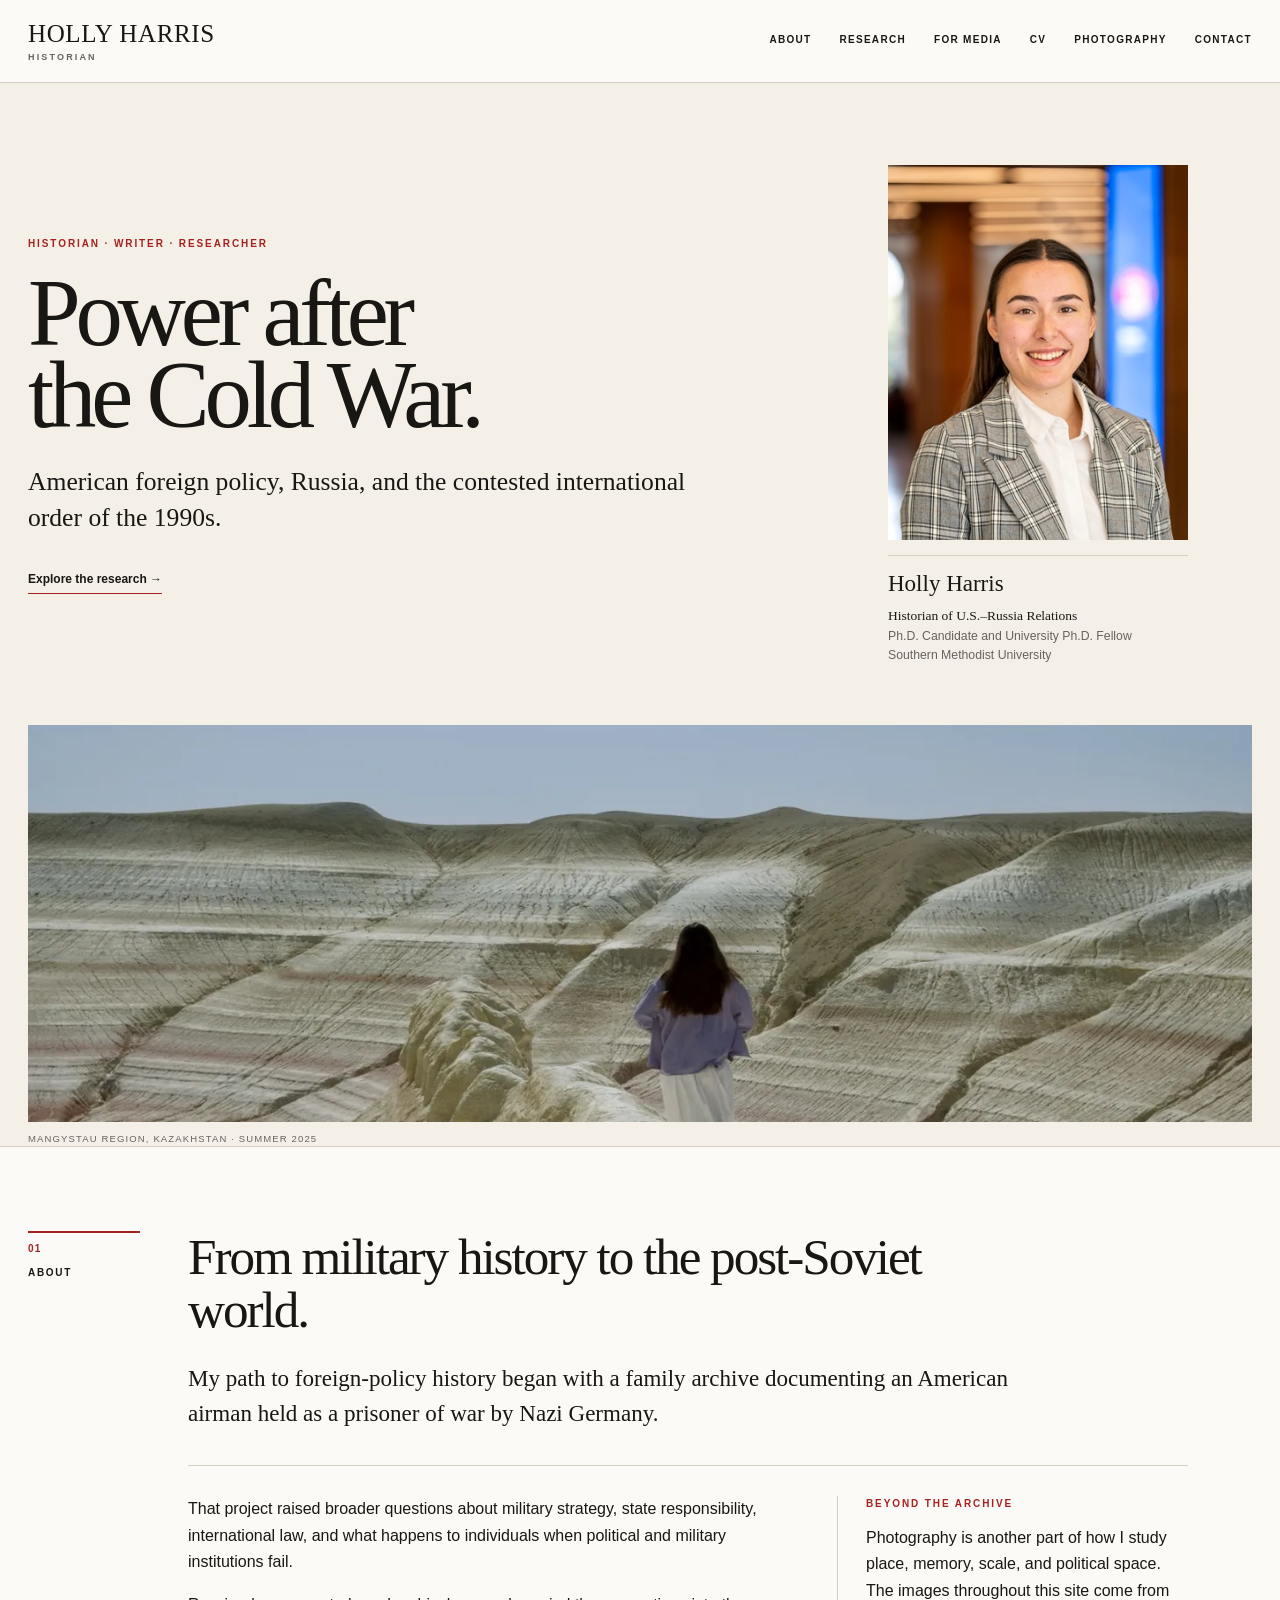
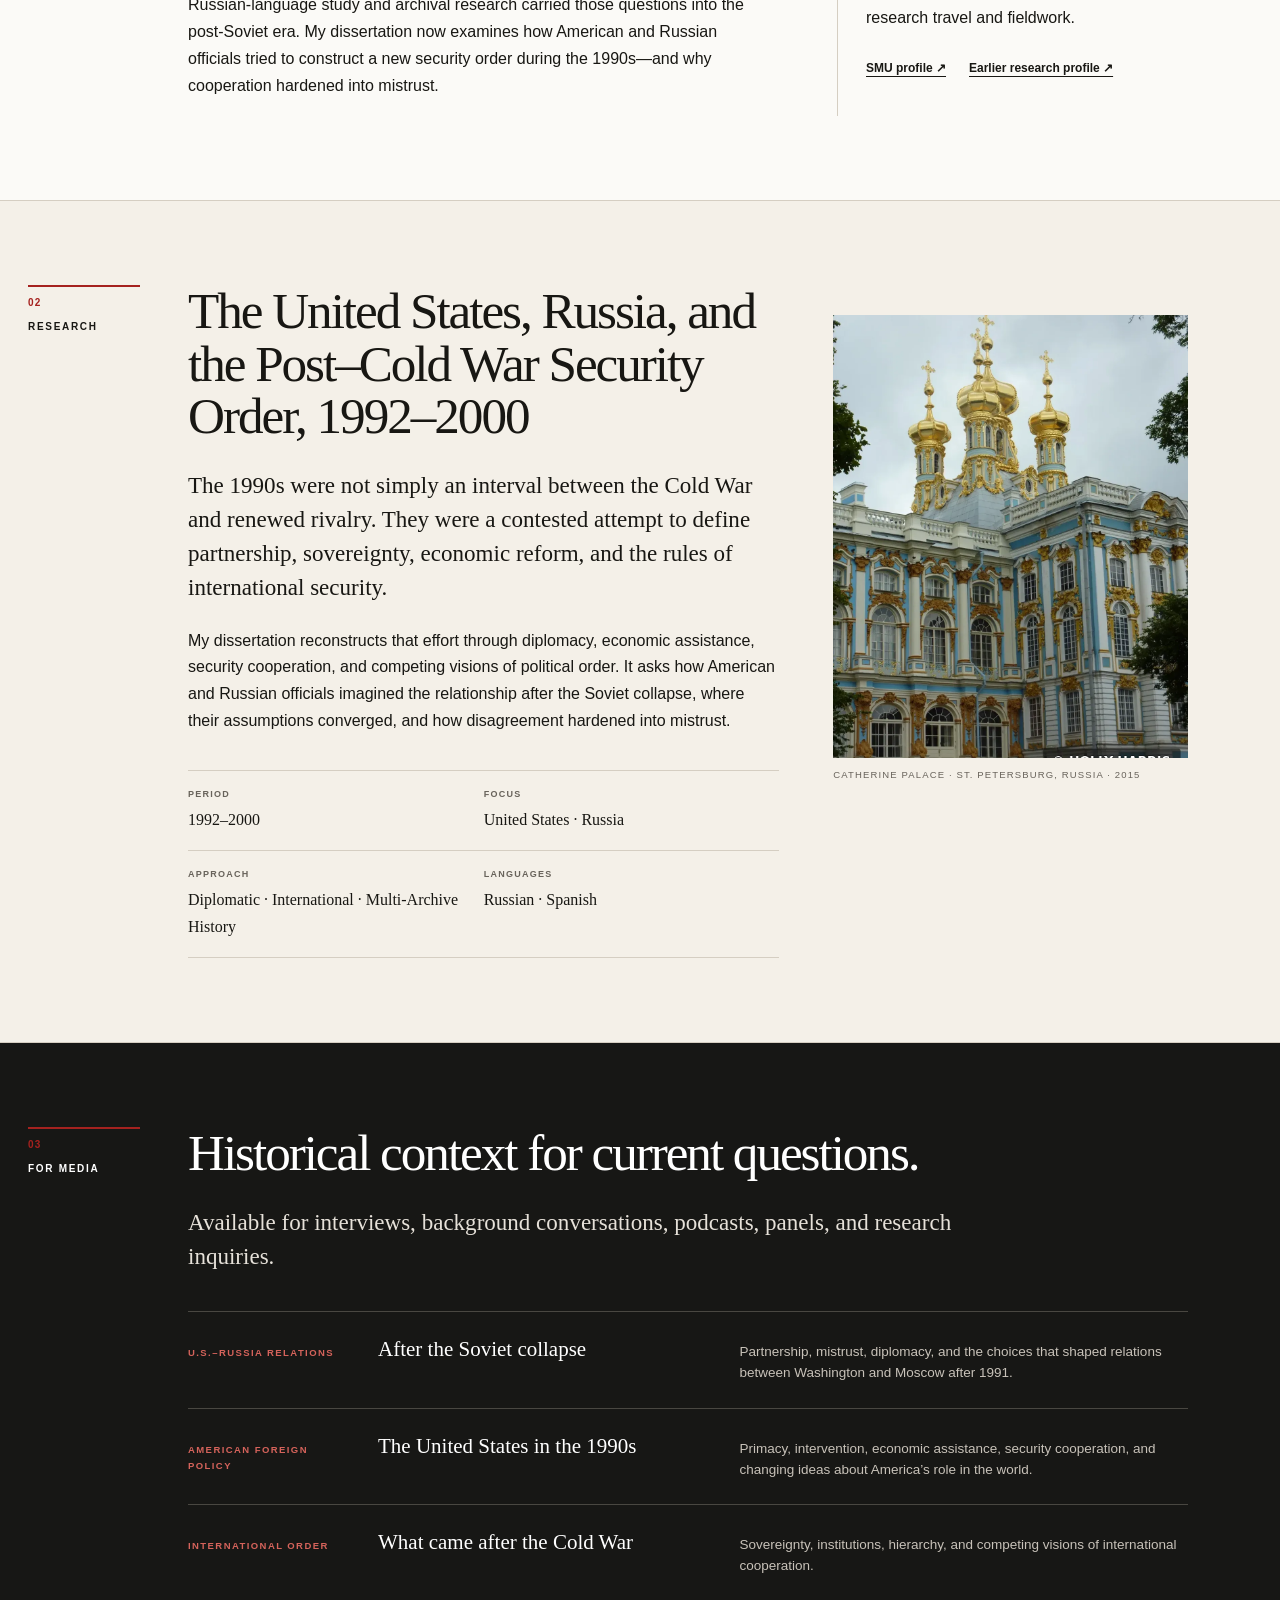
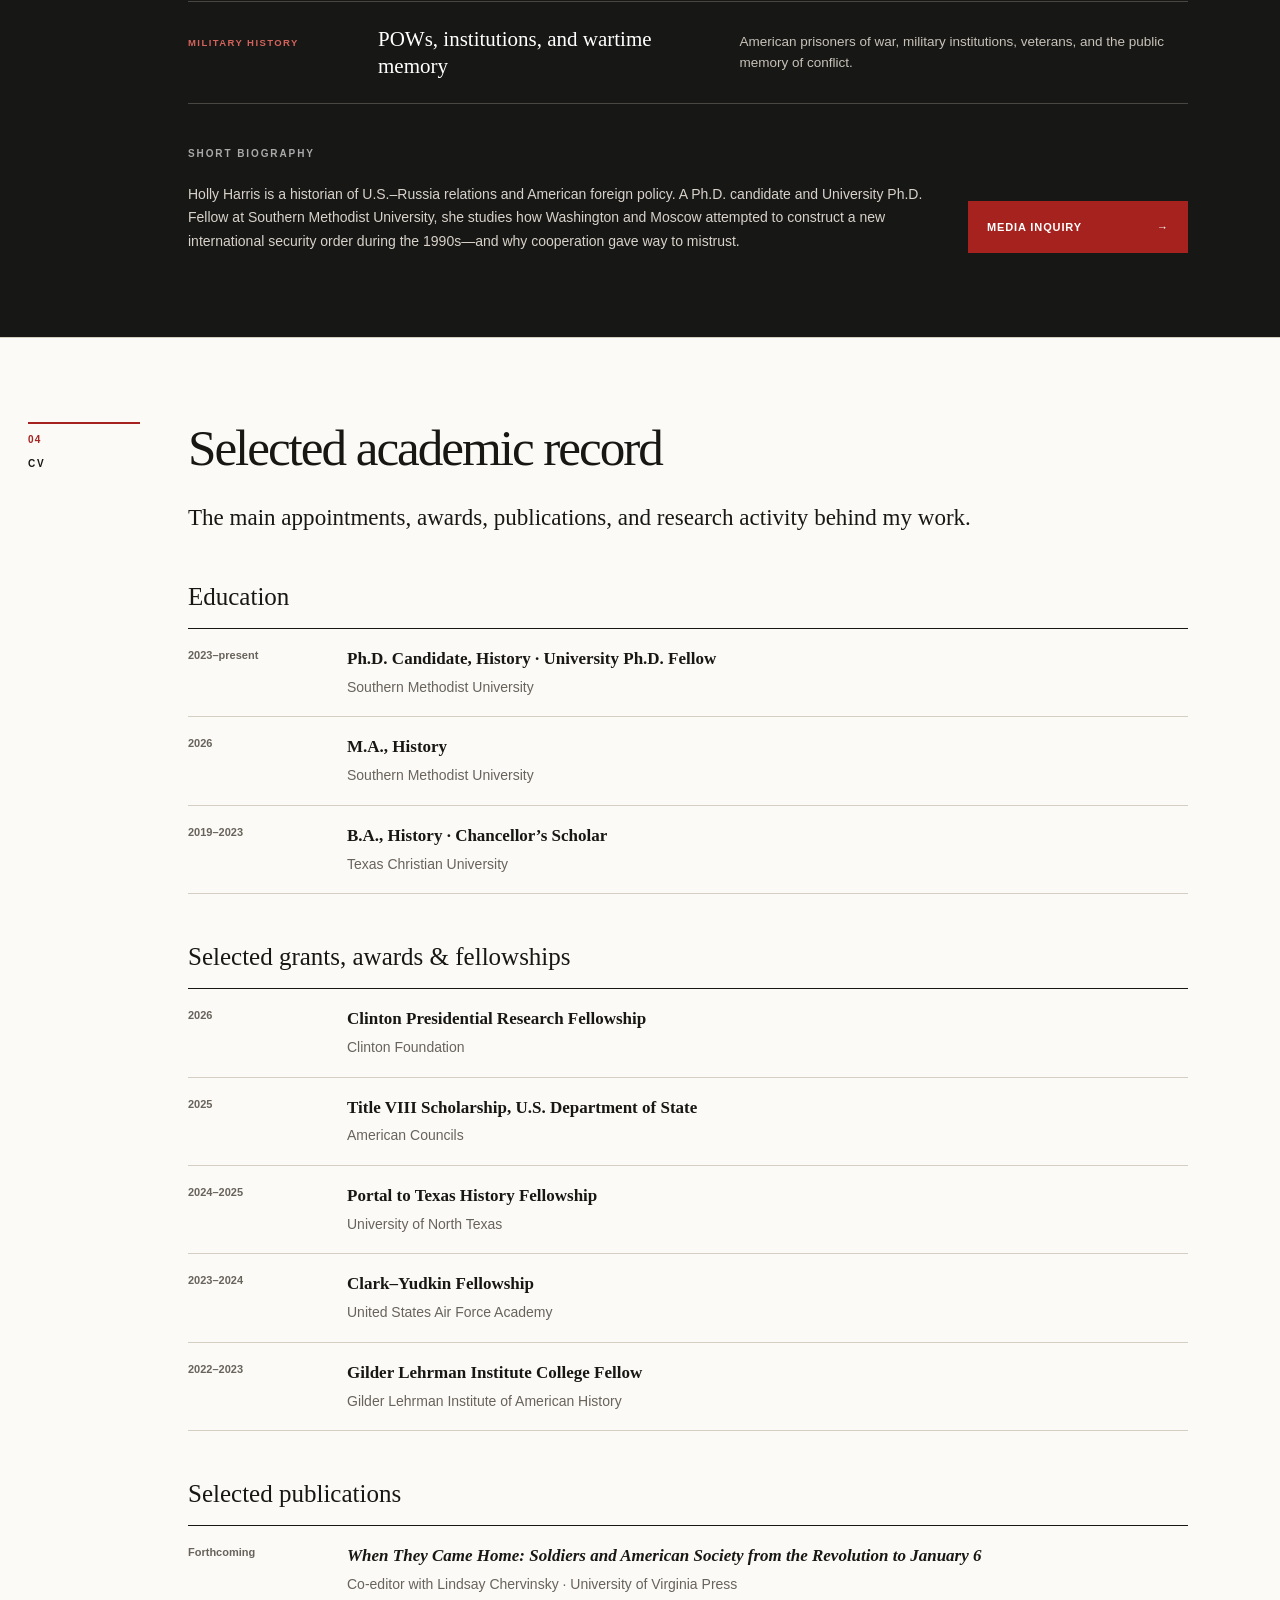
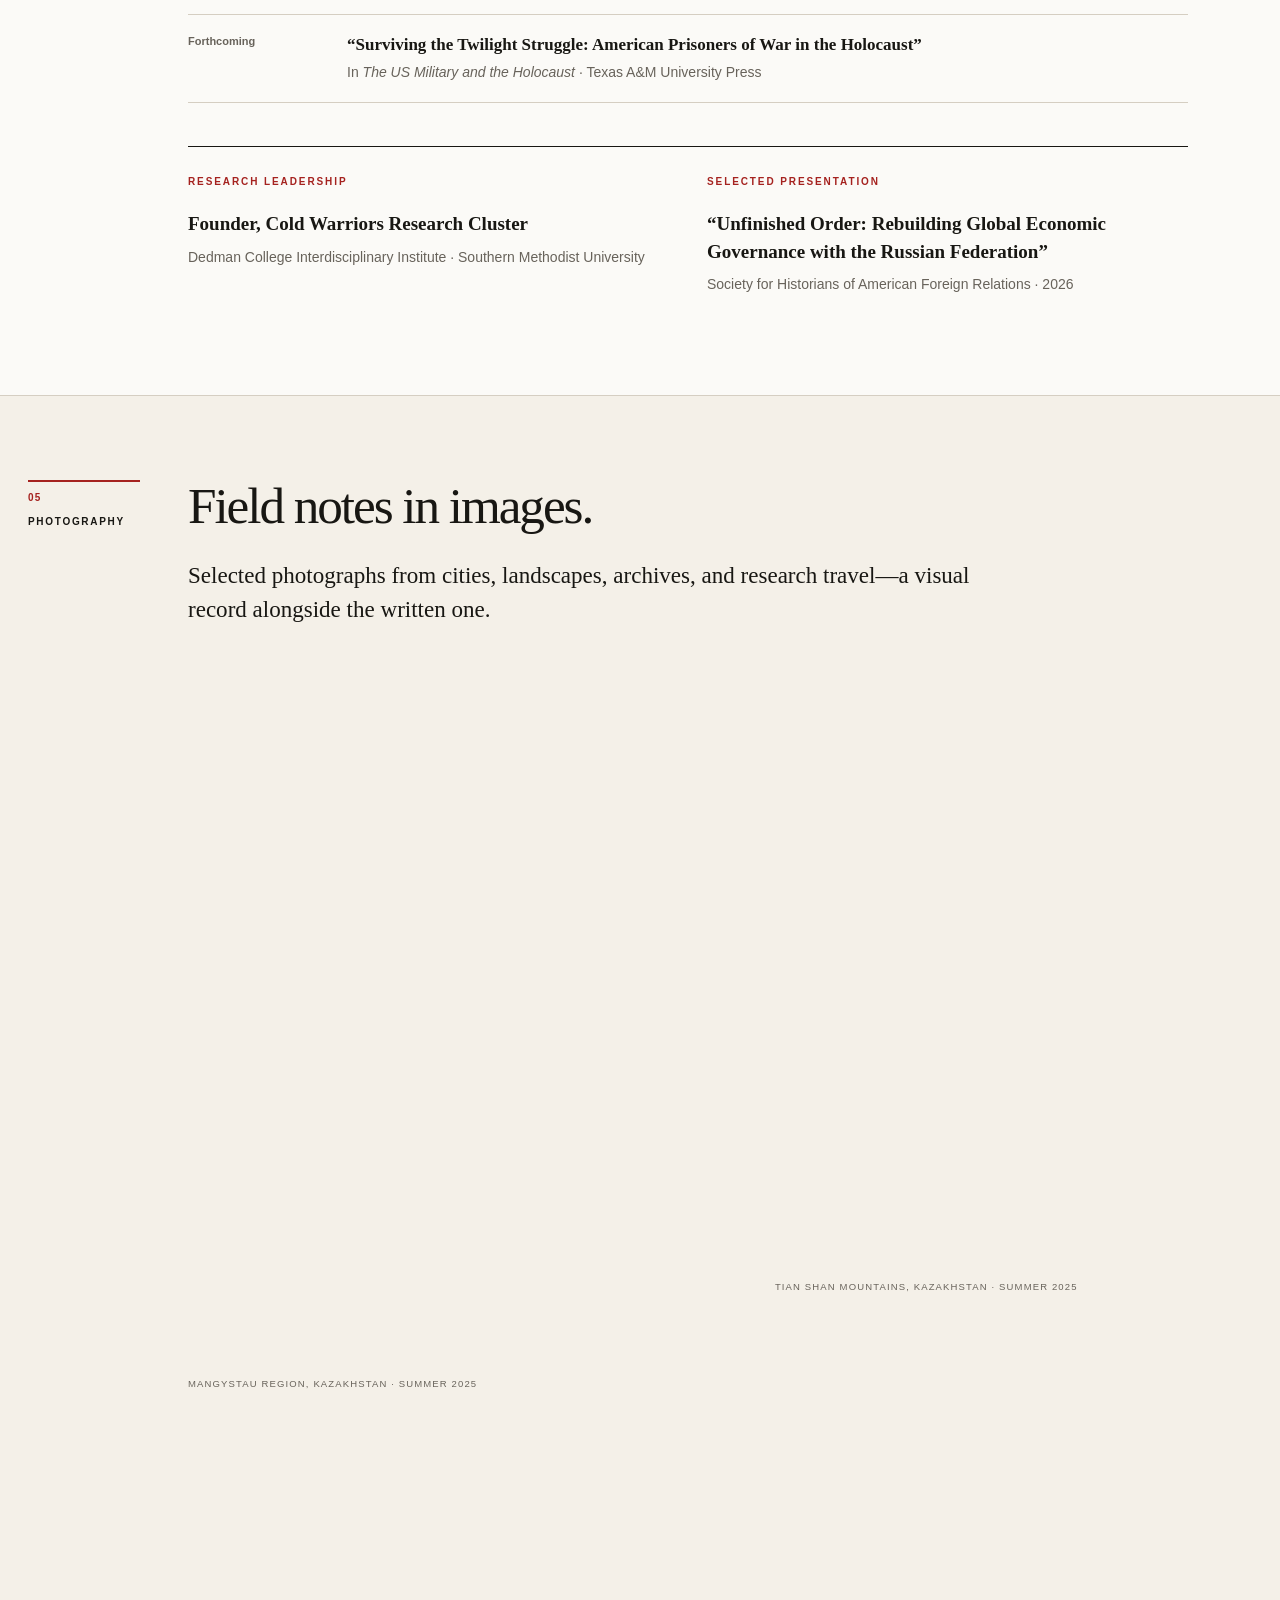
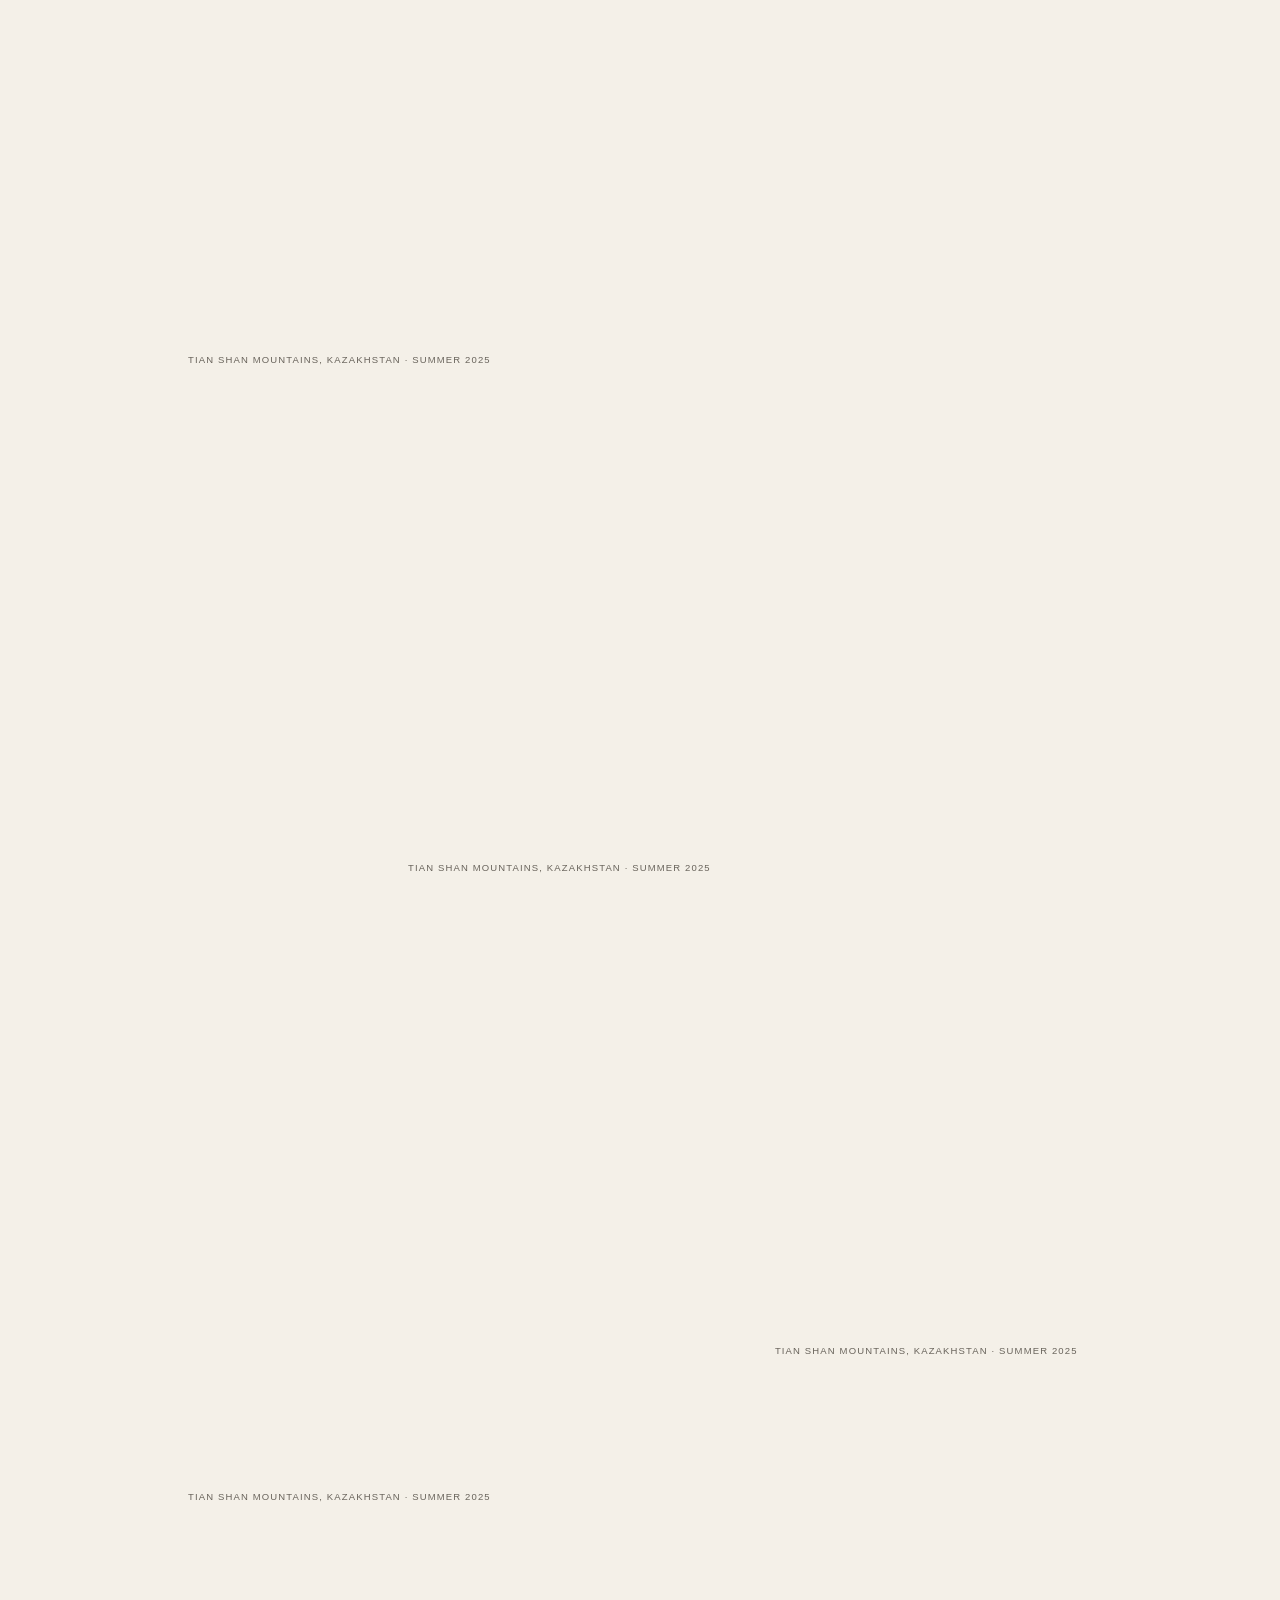
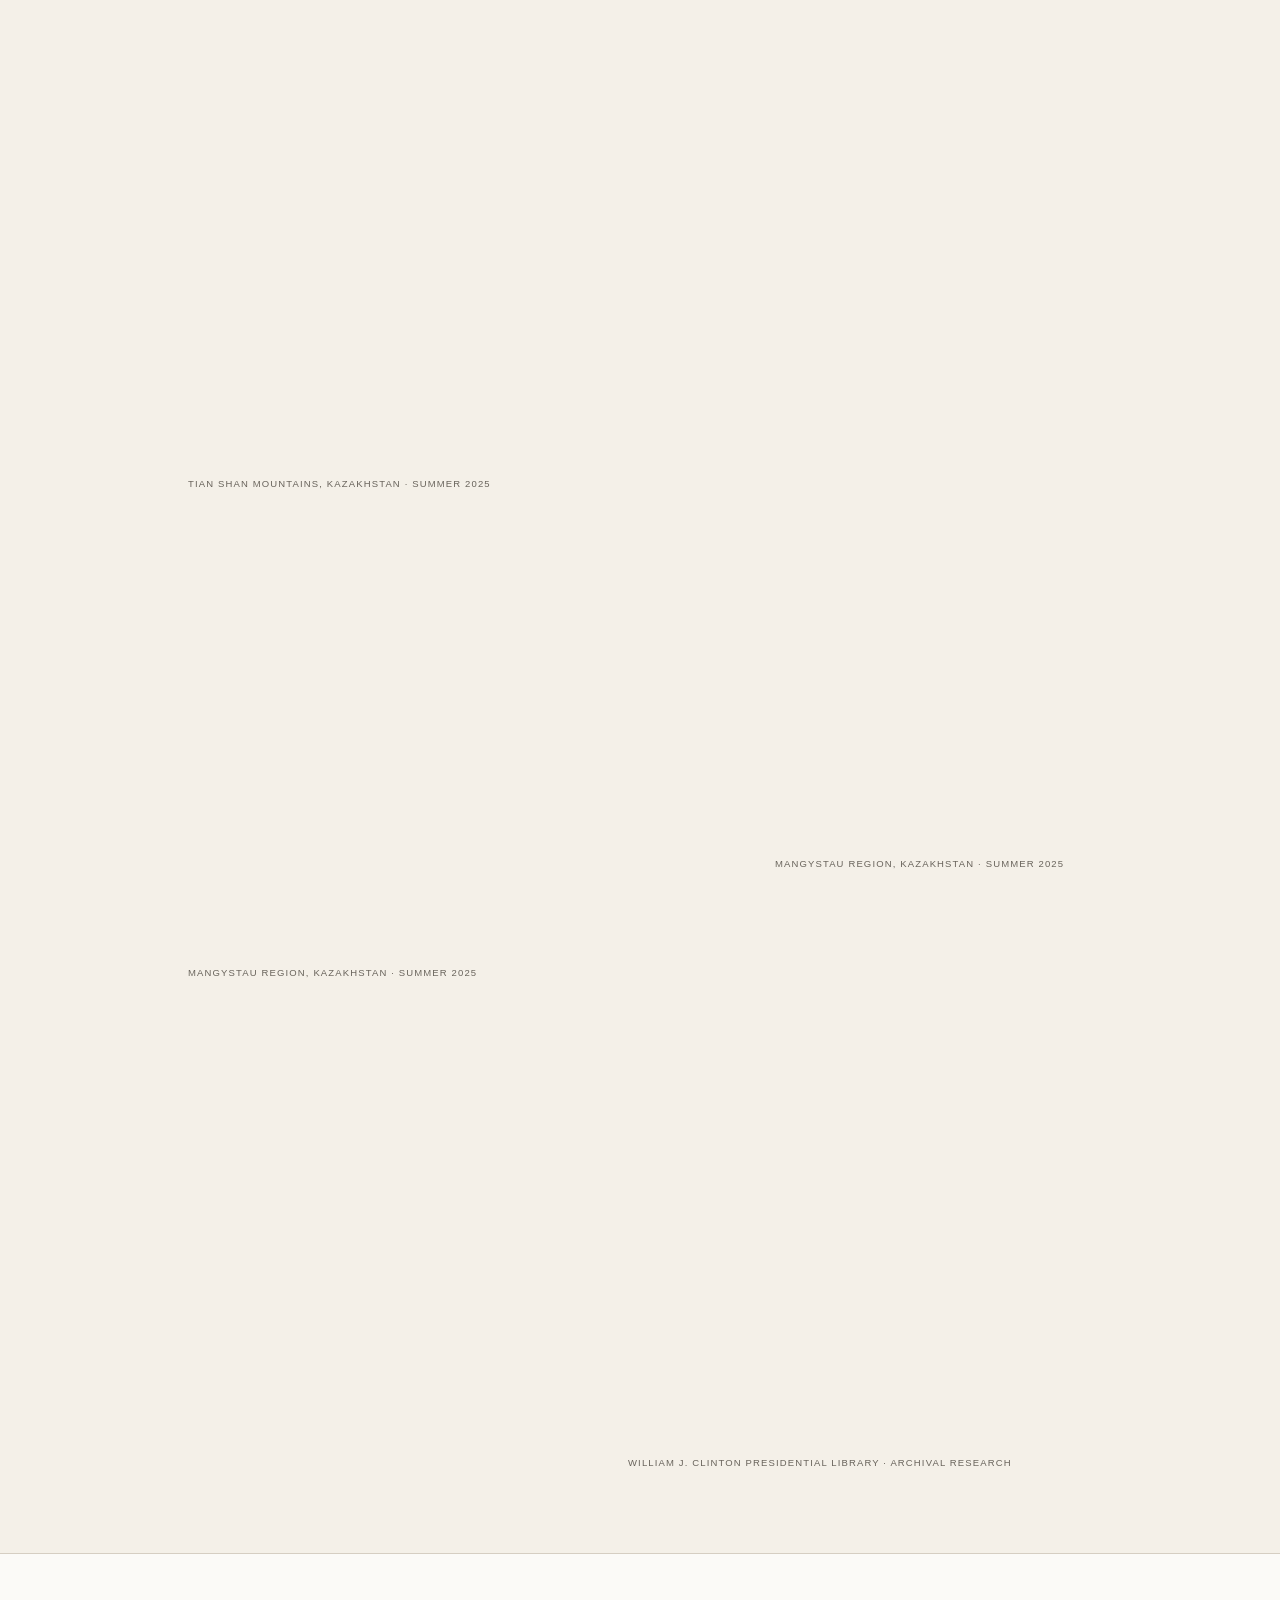
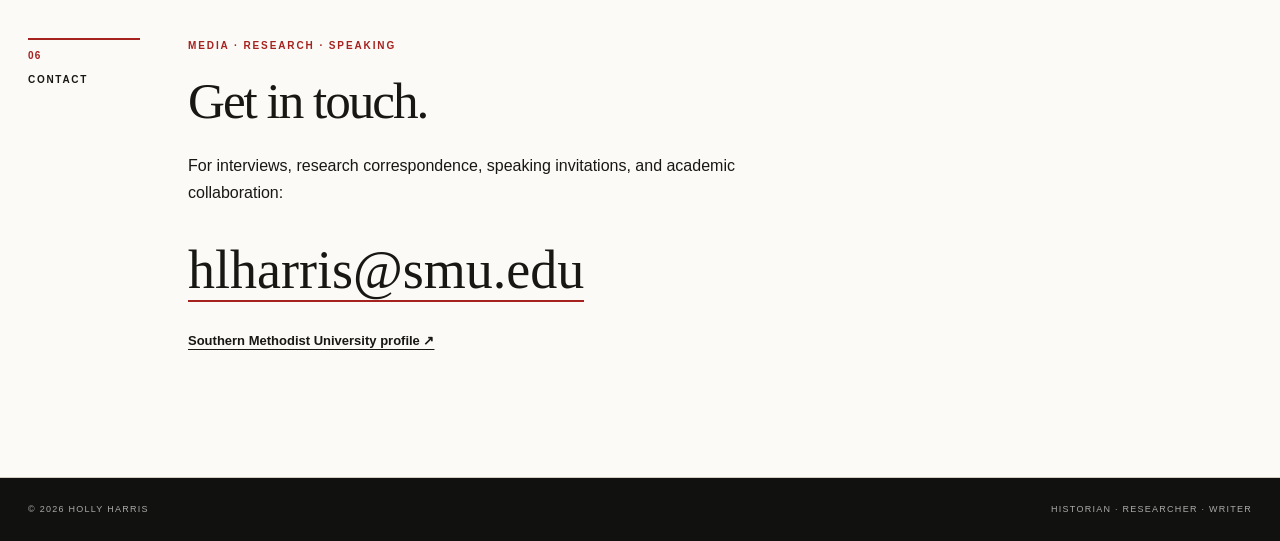
<file: index.html>
<!doctype html>
<html lang="en">
<head>
  <meta charset="utf-8">
  <meta name="viewport" content="width=device-width, initial-scale=1">
  <title>Holly Harris | Diplomatic and Military History</title>
  <meta name="description" content="Holly Harris is a historian, writer, and researcher working in diplomatic and military history, American foreign policy, U.S.–Russia relations, and the post–Cold War international order.">
  <meta name="author" content="Holly Harris">
  <meta name="robots" content="index, follow, max-image-preview:large, max-snippet:-1, max-video-preview:-1">
  <meta name="theme-color" content="#ffffff">
  <meta name="referrer" content="strict-origin-when-cross-origin">
  <meta http-equiv="Content-Security-Policy" content="default-src 'self'; img-src 'self' data:; style-src 'self'; font-src 'self'; script-src 'sha256-59bS2pD4SuNZEk06UdEnBjo2br8+W/eo4EQyEfYz8C0='; connect-src 'none'; object-src 'none'; frame-src 'none'; base-uri 'none'; form-action 'none'; upgrade-insecure-requests">
  <link rel="canonical" href="https://hollyharrishistorian.com/">
  <link rel="icon" href="favicon.svg" type="image/svg+xml">
  <link rel="manifest" href="site.webmanifest">
  <link rel="stylesheet" href="styles.css?v=20260813-4">
  <meta property="og:type" content="profile">
  <meta property="og:title" content="Holly Harris | Diplomatic and Military History">
  <meta property="og:description" content="Historian, writer, and researcher in diplomatic and military history, American foreign policy, and the post–Cold War world.">
  <meta property="og:url" content="https://hollyharrishistorian.com/">
  <meta property="og:image" content="https://hollyharrishistorian.com/images/social/holly-harris-headshot-share-20260813.jpg">
  <meta property="og:image:secure_url" content="https://hollyharrishistorian.com/images/social/holly-harris-headshot-share-20260813.jpg">
  <meta property="og:image:type" content="image/jpeg">
  <meta property="og:image:width" content="1200">
  <meta property="og:image:height" content="630">
  <meta property="og:image:alt" content="Professional portrait of Holly Harris — Diplomatic and Military History">
  <meta property="profile:first_name" content="Holly">
  <meta property="profile:last_name" content="Harris">
  <meta name="twitter:card" content="summary_large_image">
  <meta name="twitter:title" content="Holly Harris | Diplomatic and Military History">
  <meta name="twitter:description" content="Historian, writer, and researcher in diplomatic and military history, American foreign policy, and the post–Cold War world.">
  <meta name="twitter:image" content="https://hollyharrishistorian.com/images/social/holly-harris-headshot-share-20260813.jpg">
  <meta name="twitter:image:alt" content="Professional portrait of Holly Harris — Diplomatic and Military History">
  <script type="application/ld+json">{
    "@context": "https://schema.org",
    "@type": "ProfilePage",
    "@id": "https://hollyharrishistorian.com/#profile",
    "url": "https://hollyharrishistorian.com/",
    "name": "Holly Harris | Diplomatic and Military History",
    "description": "Profile of historian Holly Harris, whose work spans diplomatic and military history, American foreign policy, U.S.–Russia relations, and the post–Cold War international order.",
    "dateModified": "2026-08-13",
    "mainEntity": {
      "@type": "Person",
      "@id": "https://hollyharrishistorian.com/#holly-harris",
      "name": "Holly Harris",
      "givenName": "Holly",
      "familyName": "Harris",
      "url": "https://hollyharrishistorian.com/",
      "image": "https://hollyharrishistorian.com/images/headshot.jpeg",
      "email": "mailto:hlharris@smu.edu",
      "jobTitle": "Historian, Researcher, and Ph.D. Candidate",
      "affiliation": {
        "@type": "CollegeOrUniversity",
        "name": "Southern Methodist University",
        "url": "https://www.smu.edu/"
      },
      "alumniOf": {
        "@type": "CollegeOrUniversity",
        "name": "Texas Christian University",
        "url": "https://www.tcu.edu/"
      },
      "knowsAbout": [
        "U.S.–Russia relations",
        "American foreign policy",
        "Post–Cold War international order",
        "Russian and Soviet history",
        "Military history",
        "American prisoners of war"
      ],
      "knowsLanguage": ["English", "Russian", "Spanish"],
      "sameAs": [
        "https://www.smu.edu/moody/funding/university-phd-fellows/holly-harris"
      ]
    }
  }</script>
</head>
<body>
  <a class="skip-link" href="#main">Skip to content</a>

  <header class="site-header">
    <div class="shell header-row">
      <a class="wordmark" href="#top" aria-label="Holly Harris home"><span class="wordmark-name">Holly Harris</span><span class="wordmark-role">Historian</span></a>
      <nav class="desktop-nav" aria-label="Primary navigation">
        <a href="#about">About</a>
        <a href="#research">Research</a>
        <a href="#media">For Media</a>
        <a href="#cv">CV</a>
        <a href="#photography">Photography</a>
        <a href="#contact">Contact</a>
      </nav>
      <details class="mobile-menu">
        <summary>Menu</summary>
        <nav aria-label="Mobile navigation">
          <a href="#about">About</a><a href="#research">Research</a><a href="#media">For Media</a><a href="#cv">CV</a><a href="#photography">Photography</a><a href="#contact">Contact</a>
        </nav>
      </details>
    </div>
  </header>

  <main id="main">
    <section class="hero hero-option5" id="top" aria-labelledby="hero-title">
      <div class="shell hero-option5-inner">
        <div class="hero-primary">
          <div class="hero-option5-copy">
            <p class="kicker">Historian · Writer · Researcher</p>
            <h1 id="hero-title">Power after<br>the Cold War.</h1>
            <p class="hero-deck">American foreign policy, Russia, and the contested international order of the 1990s.</p>
            <a class="hero-contact" href="#research">Explore the research <span aria-hidden="true">→</span></a>
          </div>

          <aside class="hero-profile" aria-label="Holly Harris professional profile">
            <figure class="author-portrait">
              <img src="images/headshot.jpeg" width="1200" height="1500" alt="Portrait of Holly Harris" fetchpriority="high">
            </figure>
            <div class="hero-profile-copy">
              <strong>Holly Harris</strong>
              <span>Historian of U.S.–Russia Relations</span>
              <span>Ph.D. Candidate and University Ph.D. Fellow</span>
              <span>Southern Methodist University</span>
            </div>
          </aside>
        </div>

        <figure class="hero-landscape">
          <img src="images/about-archive.webp" width="1400" height="933" alt="Holly Harris walking through the landscape in Mangystau, Kazakhstan">
          <figcaption>Mangystau Region, Kazakhstan · Summer 2025</figcaption>
        </figure>
      </div>
    </section>

    <section class="section" id="about" aria-labelledby="about-title">
      <div class="shell section-grid">
        <header class="section-label"><span>01</span><p>About</p></header>
        <div class="section-body about-layout">
          <div class="about-intro">
            <h2 id="about-title">From military history to the post-Soviet world.</h2>
            <p class="lead">My path to foreign-policy history began with a family archive documenting an American airman held as a prisoner of war by Nazi Germany.</p>
          </div>
          <div class="about-columns">
            <div>
              <p>That project raised broader questions about military strategy, state responsibility, international law, and what happens to individuals when political and military institutions fail.</p>
              <p>Russian-language study and archival research carried those questions into the post-Soviet era. My dissertation now examines how American and Russian officials tried to construct a new security order during the 1990s—and why cooperation hardened into mistrust.</p>
            </div>
            <div class="about-note">
              <p class="small-label">Beyond the archive</p>
              <p>Photography is another part of how I study place, memory, scale, and political space. The images throughout this site come from research travel and fieldwork.</p>
              <p class="inline-links"><a href="https://www.smu.edu/moody/funding/university-phd-fellows/holly-harris">SMU profile ↗</a><a href="https://addran.tcu.edu/stories/posts/history-takes-flight.php">Earlier research profile ↗</a></p>
            </div>
          </div>
        </div>
      </div>
    </section>

    <section class="section tint" id="research" aria-labelledby="research-title">
      <div class="shell section-grid">
        <header class="section-label"><span>02</span><p>Research</p></header>
        <div class="section-body">
          <div class="research-editorial">
            <div class="research-copy">
          <h2 id="research-title">The United States, Russia, and the Post–Cold War Security Order, 1992–2000</h2>
          <p class="lead">The 1990s were not simply an interval between the Cold War and renewed rivalry. They were a contested attempt to define partnership, sovereignty, economic reform, and the rules of international security.</p>
          <p>My dissertation reconstructs that effort through diplomacy, economic assistance, security cooperation, and competing visions of political order. It asks how American and Russian officials imagined the relationship after the Soviet collapse, where their assumptions converged, and how disagreement hardened into mistrust.</p>
          <div class="research-facts" aria-label="Research focus">
            <div><span>Period</span><strong>1992–2000</strong></div>
            <div><span>Focus</span><strong>United States · Russia</strong></div>
            <div><span>Approach</span><strong>Diplomatic · International · Multi-Archive History</strong></div>
            <div><span>Languages</span><strong>Russian · Spanish</strong></div>
          </div>
          
        </div>
            <figure class="wide-photo">
            <img src="images/research-city.webp" width="1800" height="1080" alt="Catherine Palace in St. Petersburg, Russia, photographed in 2015" loading="lazy">
            <figcaption>Catherine Palace · St. Petersburg, Russia · 2015</figcaption>
          </figure>
          </div>
        </div>
      </div>
    </section>

    <section class="section dark" id="media" aria-labelledby="media-title">
      <div class="shell section-grid">
        <header class="section-label light"><span>03</span><p>For Media</p></header>
        <div class="section-body">
          <h2 id="media-title">Historical context for current questions.</h2>
          <p class="lead">Available for interviews, background conversations, podcasts, panels, and research inquiries.</p>
          <div class="media-ledger" aria-label="Media expertise">
            <article>
              <p class="media-topic-label">U.S.–Russia Relations</p>
              <h3>After the Soviet collapse</h3>
              <p>Partnership, mistrust, diplomacy, and the choices that shaped relations between Washington and Moscow after 1991.</p>
            </article>
            <article>
              <p class="media-topic-label">American Foreign Policy</p>
              <h3>The United States in the 1990s</h3>
              <p>Primacy, intervention, economic assistance, security cooperation, and changing ideas about America’s role in the world.</p>
            </article>
            <article>
              <p class="media-topic-label">International Order</p>
              <h3>What came after the Cold War</h3>
              <p>Sovereignty, institutions, hierarchy, and competing visions of international cooperation.</p>
            </article>
            <article>
              <p class="media-topic-label">Military History</p>
              <h3>POWs, institutions, and wartime memory</h3>
              <p>American prisoners of war, military institutions, veterans, and the public memory of conflict.</p>
            </article>
          </div>
          <div class="media-contact">
            <div><p class="small-label">Short biography</p><p>Holly Harris is a historian of U.S.–Russia relations and American foreign policy. A Ph.D. candidate and University Ph.D. Fellow at Southern Methodist University, she studies how Washington and Moscow attempted to construct a new international security order during the 1990s—and why cooperation gave way to mistrust.</p></div>
            <a class="media-button" href="mailto:hlharris@smu.edu?subject=Media%20inquiry%20for%20Holly%20Harris&amp;body=Outlet%3A%0ADeadline%3A%0ATopic%3A%0AFormat%3A%0A">Media inquiry <span aria-hidden="true">→</span></a>
          </div>
        </div>
      </div>
    </section>

    <section class="section" id="cv" aria-labelledby="cv-title">
      <div class="shell section-grid">
        <header class="section-label"><span>04</span><p>CV</p></header>
        <div class="section-body">
          <h2 id="cv-title">Selected academic record</h2>
          <p class="lead">The main appointments, awards, publications, and research activity behind my work.</p>

          <div class="cv-block">
            <h3>Education</h3>
            <div class="cv-row"><span>2023–present</span><div><strong>Ph.D. Candidate, History · University Ph.D. Fellow</strong><p>Southern Methodist University</p></div></div>
            <div class="cv-row"><span>2026</span><div><strong>M.A., History</strong><p>Southern Methodist University</p></div></div>
            <div class="cv-row"><span>2019–2023</span><div><strong>B.A., History · Chancellor’s Scholar</strong><p>Texas Christian University</p></div></div>
          </div>

          <div class="cv-block">
            <h3>Selected grants, awards &amp; fellowships</h3>
            <div class="cv-row"><span>2026</span><div><strong>Clinton Presidential Research Fellowship</strong><p>Clinton Foundation</p></div></div>
            <div class="cv-row"><span>2025</span><div><strong>Title VIII Scholarship, U.S. Department of State</strong><p>American Councils</p></div></div>
            <div class="cv-row"><span>2024–2025</span><div><strong>Portal to Texas History Fellowship</strong><p>University of North Texas</p></div></div>
            <div class="cv-row"><span>2023–2024</span><div><strong>Clark–Yudkin Fellowship</strong><p>United States Air Force Academy</p></div></div>
            <div class="cv-row"><span>2022–2023</span><div><strong>Gilder Lehrman Institute College Fellow</strong><p>Gilder Lehrman Institute of American History</p></div></div>
          </div>

          <div class="cv-block">
            <h3>Selected publications</h3>
            <div class="cv-row"><span>Forthcoming</span><div><strong><cite>When They Came Home: Soldiers and American Society from the Revolution to January 6</cite></strong><p>Co-editor with Lindsay Chervinsky · University of Virginia Press</p></div></div>
            <div class="cv-row"><span>Forthcoming</span><div><strong>“Surviving the Twilight Struggle: American Prisoners of War in the Holocaust”</strong><p>In <cite>The US Military and the Holocaust</cite> · Texas A&amp;M University Press</p></div></div>
          </div>

          <div class="cv-columns">
            <div><p class="small-label">Research leadership</p><strong>Founder, Cold Warriors Research Cluster</strong><p>Dedman College Interdisciplinary Institute · Southern Methodist University</p></div>
            <div><p class="small-label">Selected presentation</p><strong>“Unfinished Order: Rebuilding Global Economic Governance with the Russian Federation”</strong><p>Society for Historians of American Foreign Relations · 2026</p></div>
          </div>
        </div>
      </div>
    </section>

    <section class="section tint" id="photography" aria-labelledby="photography-title">
      <div class="shell section-grid">
        <header class="section-label"><span>05</span><p>Photography</p></header>
        <div class="section-body">
          <h2 id="photography-title">Field notes in images.</h2>
          <p class="lead">Selected photographs from cities, landscapes, archives, and research travel—a visual record alongside the written one.</p>
          <div class="gallery">
            <figure class="photo photo-city">
              <img src="images/photography/city-01.webp" width="1600" height="1067" alt="Architectural detail photographed in Mangystau, Kazakhstan" loading="lazy">
              <figcaption>Mangystau Region, Kazakhstan · Summer 2025</figcaption>
            </figure>

            <figure class="photo photo-camera">
              <img src="images/photography/camera-01.webp" width="1200" height="1500" alt="Holly Harris holding a camera in the Tian Shan Mountains of Kazakhstan" loading="lazy">
              <figcaption>Tian Shan Mountains, Kazakhstan · Summer 2025</figcaption>
            </figure>

            <figure class="photo photo-wide">
              <img src="images/photography/landscape-01.webp" width="1600" height="1067" alt="Mountain landscape and yurt in the Tian Shan Mountains of Kazakhstan" loading="lazy">
              <figcaption>Tian Shan Mountains, Kazakhstan · Summer 2025</figcaption>
            </figure>

            <figure class="photo photo-wide">
              <img src="images/photography/landscape-02.webp" width="1600" height="1067" alt="Two people overlooking green mountain valleys in the Tian Shan Mountains of Kazakhstan" loading="lazy">
              <figcaption>Tian Shan Mountains, Kazakhstan · Summer 2025</figcaption>
            </figure>

            <figure class="photo photo-square">
              <img src="images/photography/landscape-03.webp" width="1600" height="1067" alt="Horse rider in a mountain valley in the Tian Shan Mountains of Kazakhstan" loading="lazy">
              <figcaption>Tian Shan Mountains, Kazakhstan · Summer 2025</figcaption>
            </figure>

            <figure class="photo photo-square">
              <img src="images/photography/landscape-04.webp" width="1600" height="1600" alt="Yurt beneath mountain ridges in the Tian Shan Mountains of Kazakhstan" loading="lazy">
              <figcaption>Tian Shan Mountains, Kazakhstan · Summer 2025</figcaption>
            </figure>

            <figure class="photo photo-wide">
              <img src="images/photography/landscape-05.webp" width="1600" height="1067" alt="Rolling green hills beneath the Tian Shan Mountains of Kazakhstan" loading="lazy">
              <figcaption>Tian Shan Mountains, Kazakhstan · Summer 2025</figcaption>
            </figure>

            <figure class="photo photo-mangystau">
              <img src="images/photography/mangystau-01.webp" width="1600" height="1067" alt="Layered desert formations in Mangystau, Kazakhstan" loading="lazy">
              <figcaption>Mangystau Region, Kazakhstan · Summer 2025</figcaption>
            </figure>

            <figure class="photo photo-mangystau">
              <img src="images/photography/mangystau-02.webp" width="1600" height="1067" alt="Weathered rock formations in Mangystau, Kazakhstan" loading="lazy">
              <figcaption>Mangystau Region, Kazakhstan · Summer 2025</figcaption>
            </figure>

            <figure class="photo photo-archive">
              <img src="images/photography/archive-01.webp" width="1600" height="1067" alt="Archival research boxes at the William J. Clinton Presidential Library" loading="lazy">
              <figcaption>William J. Clinton Presidential Library · Archival research</figcaption>
            </figure>
          </div>
        </div>
      </div>
    </section>

    <section class="section contact-section" id="contact" aria-labelledby="contact-title">
      <div class="shell section-grid">
        <header class="section-label"><span>06</span><p>Contact</p></header>
        <div class="section-body contact-body">
          <p class="kicker">Media · research · speaking</p>
          <h2 id="contact-title">Get in touch.</h2>
          <p>For interviews, research correspondence, speaking invitations, and academic collaboration:</p>
          <a class="email-link" href="mailto:hlharris@smu.edu">hlharris@smu.edu</a>
          <p class="contact-links"><a href="https://www.smu.edu/moody/funding/university-phd-fellows/holly-harris">Southern Methodist University profile ↗</a></p>
        </div>
      </div>
    </section>
  </main>

  <footer class="site-footer"><div class="shell"><span>© 2026 Holly Harris</span><span>Historian · Researcher · Writer</span></div></footer>
</body>
</html>
</file>
<file: styles.css>
:root{
  --paper:#f4f0e8;
  --paper-2:#fbfaf7;
  --ink:#181713;
  --muted:#68635b;
  --line:#d5cec2;
  --red:#a5221f;
  --dark:#171715;
  --shell:1240px;
  --serif:Georgia,"Times New Roman",serif;
  --sans:Arial,Helvetica,sans-serif
}
*{box-sizing:border-box}
html{scroll-behavior:smooth;scroll-padding-top:86px}
body{margin:0;background:var(--paper-2);color:var(--ink);font-family:var(--sans);font-size:16px;line-height:1.68;-webkit-font-smoothing:antialiased}
img{display:block;max-width:100%;height:auto}
a{color:inherit;text-underline-offset:4px}
h1,h2,h3,p{margin-top:0}
h1,h2,h3{font-family:var(--serif)}
.shell{width:min(var(--shell),calc(100% - 56px));margin:0 auto}
.skip-link{position:absolute;left:12px;top:-100px;background:#fff;padding:10px 14px;z-index:100}
.skip-link:focus{top:12px}

/* Header */
.site-header{position:sticky;top:0;z-index:30;background:rgba(251,250,247,.97);border-bottom:1px solid var(--line);backdrop-filter:blur(12px)}
.header-row{min-height:82px;display:flex;align-items:center;justify-content:space-between;gap:30px}
.wordmark{display:flex;flex-direction:column;text-decoration:none;line-height:1}
.wordmark-name{font:400 25px/1 var(--serif);letter-spacing:.025em;text-transform:uppercase}
.wordmark-role{margin-top:7px;font-size:9px;font-weight:700;letter-spacing:.24em;text-transform:uppercase;color:var(--muted)}
.desktop-nav{display:flex;gap:28px;font-size:10px;font-weight:700;letter-spacing:.13em;text-transform:uppercase}
.desktop-nav a{text-decoration:none;padding:8px 0;border-bottom:1px solid transparent}
.desktop-nav a:hover,.desktop-nav a:focus-visible{color:var(--red);border-color:var(--red)}
.mobile-menu{display:none}

/* Hero: large editorial type + restrained portrait + cinematic transition image */
.hero-option5{background:var(--paper);border-bottom:1px solid var(--line)}
.hero-option5-inner{padding:82px 0 0}
.hero-primary{display:grid;grid-template-columns:minmax(0,1fr) 230px;gap:78px;align-items:end;max-width:1060px}
.hero-option5-copy{padding:0}
.kicker,.small-label{margin:0 0 20px;color:var(--red);font-size:10px;font-weight:800;letter-spacing:.19em;text-transform:uppercase}
.hero-option5 h1{max-width:790px;margin:0 0 28px;font-size:clamp(76px,7.4vw,112px);font-weight:400;line-height:.86;letter-spacing:-.055em}
.hero-deck{max-width:680px;margin:0 0 29px;font:400 clamp(23px,2vw,30px)/1.4 var(--serif)}
.hero-contact{display:inline-block;width:max-content;padding-bottom:4px;border-bottom:1px solid var(--red);font-size:12px;font-weight:800;text-decoration:none}
.hero-profile{width:230px;align-self:end}
.author-portrait{margin:0}
.author-portrait img{width:100%;aspect-ratio:4/5;object-fit:cover;object-position:center 31%}
.hero-profile-copy{padding-top:13px;border-top:1px solid var(--line);margin-top:13px}
.hero-profile-copy strong{display:block;margin-bottom:5px;font:400 19px/1.2 var(--serif)}
.hero-profile-copy span{display:block;color:var(--muted);font-size:10.5px;line-height:1.55}
.hero-landscape{margin:60px 0 0}
.hero-landscape img{width:100%;height:clamp(315px,31vw,450px);object-fit:cover;object-position:center 55%}
.hero-landscape figcaption,.editorial-photo figcaption,.wide-photo figcaption,.gallery figcaption{margin-top:10px;color:var(--muted);font-size:9.5px;line-height:1.45;letter-spacing:.12em;text-transform:uppercase}

/* Shared sections */
.section{padding:84px 0;border-bottom:1px solid var(--line);background:var(--paper-2)}
.tint{background:var(--paper)}
.dark{background:var(--dark);color:#fff}
.section-grid{display:grid;grid-template-columns:112px minmax(0,1fr);gap:48px}
.section-label{align-self:start;padding-top:8px;border-top:2px solid var(--red)}
.section-label span{display:block;color:var(--red);font-size:10px;font-weight:800;letter-spacing:.12em}
.section-label p{margin:7px 0 0;font-size:10px;font-weight:800;letter-spacing:.17em;text-transform:uppercase}
.section-label.light p{color:#fff}
.section-body{max-width:1000px}
h2{max-width:880px;margin:0 0 25px;font-size:clamp(38px,4vw,55px);font-weight:400;line-height:1.03;letter-spacing:-.04em}
.lead{max-width:820px;font:400 clamp(20px,1.8vw,25px)/1.48 var(--serif)}
.inline-links{display:flex;gap:23px;flex-wrap:wrap;margin-top:26px;font-size:12px;font-weight:700}

/* About: text-first and easy to scan */
.about-layout{display:block}
.about-intro{max-width:860px}
.about-columns{display:grid;grid-template-columns:minmax(0,1.25fr) minmax(260px,.75fr);gap:64px;margin-top:35px;padding-top:30px;border-top:1px solid var(--line)}
.about-columns p{max-width:700px}
.about-note{padding-left:28px;border-left:1px solid var(--line)}
.about-note .small-label{margin-bottom:12px}

/* Research */
.research-editorial{display:grid;grid-template-columns:minmax(0,1.25fr) minmax(310px,.75fr);gap:54px;align-items:start}
.research-copy{min-width:0}
.wide-photo{width:100%;margin:30px 0 0}
.wide-photo img{width:100%;aspect-ratio:4/5;object-fit:cover;object-position:center 36%}
.research-facts{display:grid;grid-template-columns:1fr 1fr;margin-top:35px;border-top:1px solid var(--line)}
.research-facts div{padding:16px 14px 16px 0;border-bottom:1px solid var(--line)}
.research-facts span{display:block;margin-bottom:5px;color:var(--muted);font-size:9px;font-weight:800;letter-spacing:.14em;text-transform:uppercase}
.research-facts strong{font:400 16px/1.4 var(--serif)}

/* For Media — preserve Option 5 ledger */
.dark .lead{color:#e6e1d9}
.media-ledger{margin-top:38px;border-top:1px solid #494741}
.media-ledger article{display:grid;grid-template-columns:165px minmax(215px,.75fr) minmax(270px,1fr);gap:25px;align-items:baseline;padding:24px 0;border-bottom:1px solid #494741}
.media-topic-label{margin:0;color:#d5635b;font-size:9.5px;font-weight:800;letter-spacing:.15em;text-transform:uppercase}
.media-ledger h3{margin:0;font-size:21px;font-weight:400;line-height:1.25}
.media-ledger article>p:last-child{margin:0;color:#c8c2b9;font-size:13.5px;line-height:1.55}
.media-contact{display:grid;grid-template-columns:1fr 220px;gap:45px;align-items:end;margin-top:42px}
.dark .small-label{color:#aaa}
.media-contact>div>p:last-child{margin-bottom:0;color:#d8d2ca;font-size:14px}
.media-button{display:flex;justify-content:space-between;background:var(--red);color:#fff;padding:17px 19px;font-size:11px;font-weight:800;letter-spacing:.08em;text-decoration:none;text-transform:uppercase}

/* CV */
.cv-block{margin-top:42px}
.cv-block>h3{margin:0;padding-bottom:10px;border-bottom:1px solid var(--ink);font-size:25px;font-weight:400}
.cv-row{display:grid;grid-template-columns:135px 1fr;gap:24px;padding:17px 0;border-bottom:1px solid var(--line)}
.cv-row>span{color:var(--muted);font-size:11px;font-weight:800}
.cv-row strong{font:600 17px/1.42 var(--serif)}
.cv-row p{margin:3px 0 0;color:var(--muted);font-size:14px}
.cv-columns{display:grid;grid-template-columns:1fr 1fr;gap:38px;margin-top:43px;padding-top:27px;border-top:1px solid var(--ink)}
.cv-columns strong{font:600 19px/1.4 var(--serif)}
.cv-columns p:last-child{margin-top:7px;color:var(--muted);font-size:14px}

/* Photography */
.gallery{display:grid;grid-template-columns:1.15fr .85fr;gap:46px 28px;align-items:start;margin-top:42px}
.gallery figure{margin:0}
.gallery img{width:100%;object-fit:cover;filter:saturate(.9) contrast(1.015)}
.photo-city img,.photo-camera img{aspect-ratio:4/5}
.photo-camera{margin-top:86px!important}
.photo-camera img{object-position:center 38%}
.photo-wide{grid-column:1/-1}
.photo-wide img{aspect-ratio:16/9}
.photo-wide:nth-of-type(3){width:90%}
.photo-wide:nth-of-type(4){width:78%;margin-left:auto}
.photo-wide:nth-of-type(7){width:92%}
.photo-square img{aspect-ratio:1/1}
.photo-mangystau img{aspect-ratio:4/3}
.photo-archive{grid-column:1/-1;width:min(56%,620px);margin-left:auto!important}
.photo-archive img{aspect-ratio:4/3}

/* Contact/footer */
.contact-section{padding-bottom:112px}
.contact-body p:not(.kicker){max-width:620px}
.email-link{display:inline-block;margin:18px 0 28px;border-bottom:2px solid var(--red);font:400 clamp(32px,4.5vw,54px)/1.1 var(--serif);text-decoration:none}
.contact-links{font-size:13px;font-weight:700}
.site-footer{background:#11110f;color:#aaa;padding:24px 0;font-size:9px;letter-spacing:.14em;text-transform:uppercase}
.site-footer .shell{display:flex;justify-content:space-between;gap:20px}

@media(max-width:980px){
  .desktop-nav{display:none}
  .mobile-menu{display:block;position:relative}
  .mobile-menu summary{cursor:pointer;font-size:12px;font-weight:800;letter-spacing:.1em;text-transform:uppercase}
  .mobile-menu nav{position:absolute;right:0;top:36px;min-width:200px;padding:10px;background:var(--paper-2);border:1px solid var(--line)}
  .mobile-menu nav a{display:block;padding:9px;text-decoration:none;font-size:12px;font-weight:700}
  .hero-option5-inner{padding-top:58px}
  .hero-primary{grid-template-columns:1fr;gap:31px}
  .hero-option5 h1{font-size:clamp(58px,12vw,82px)}
  .hero-profile{display:grid;grid-template-columns:86px 1fr;gap:16px;align-items:center;width:min(100%,480px)}
  .author-portrait img{width:86px;height:106px;aspect-ratio:auto}
  .hero-profile-copy{margin:0;padding:0 0 0 16px;border-top:0;border-left:1px solid var(--line)}
  .hero-landscape{margin-top:42px}
  .hero-landscape img{height:350px}
  .section-grid{grid-template-columns:1fr;gap:22px}
  .section-label{width:max-content}
  .about-columns{grid-template-columns:1fr;gap:24px}
  .about-note{padding:24px 0 0;border-left:0;border-top:1px solid var(--line)}
  .research-editorial{grid-template-columns:1fr;gap:30px}
  .wide-photo{width:min(68%,500px);margin:0 0 0 auto}
  .media-ledger article{grid-template-columns:140px 1fr;gap:11px 22px}
  .media-ledger article>p:last-child{grid-column:2}
  .media-contact{grid-template-columns:1fr}
  .media-button{max-width:280px}
}
@media(max-width:640px){
  body{font-size:15.5px}
  .shell{width:min(100% - 30px,var(--shell))}
  .header-row{min-height:67px}
  .wordmark-name{font-size:19px}
  .hero-option5-inner{padding-top:46px}
  .hero-option5 h1{font-size:52px}
  .hero-deck{font-size:21px}
  .hero-profile{grid-template-columns:76px 1fr}
  .author-portrait img{width:76px;height:94px}
  .hero-landscape img{height:265px}
  .section{padding:60px 0}
  h2{font-size:35px}
  .lead{font-size:20px}
  .research-facts{grid-template-columns:1fr}
  .wide-photo{width:100%;margin:0}
  .wide-photo img{aspect-ratio:auto;height:auto;object-fit:contain}
  .media-ledger article{display:block;padding:21px 0}
  .media-topic-label{margin-bottom:7px}
  .media-ledger h3{margin-bottom:7px}
  .cv-row{grid-template-columns:1fr;gap:4px}
  .cv-columns{grid-template-columns:1fr}
  .gallery{grid-template-columns:1fr;gap:34px}
  .photo-camera,.photo-wide,.photo-square,.photo-mangystau,.photo-archive{grid-column:auto;width:100%!important;margin:0!important}
  .gallery img,.photo-city img,.photo-camera img,.photo-square img,.photo-mangystau img,.photo-archive img{aspect-ratio:auto;height:auto;object-fit:contain}
  .photo-wide img{aspect-ratio:16/9;object-fit:cover}
  .email-link{font-size:30px}
  .site-footer .shell{display:block}
  .site-footer span{display:block;margin:3px 0}
}
@media(prefers-reduced-motion:reduce){html{scroll-behavior:auto}}


/* =========================================================
   OPTION 5 PROFILE REFINEMENT — larger portrait, readable identity
   ========================================================= */
@media (min-width: 981px) {
  .hero-primary {
    grid-template-columns: minmax(0, 1fr) 300px;
    gap: 68px;
    align-items: center;
    max-width: 1160px;
  }

  .hero-profile {
    width: 300px;
    align-self: center;
  }

  .author-portrait img {
    width: 300px;
    height: 375px;
    aspect-ratio: auto;
    object-fit: cover;
    object-position: center 30%;
  }

  .hero-profile-copy {
    margin-top: 15px;
    padding-top: 15px;
    border-top: 1px solid var(--line);
  }

  .hero-profile-copy strong {
    margin-bottom: 8px;
    font-size: 23px;
    line-height: 1.15;
  }

  .hero-profile-copy span {
    font-size: 12.25px;
    line-height: 1.58;
  }

  .hero-profile-copy span:first-of-type {
    color: var(--ink);
    font-family: var(--serif);
    font-size: 13.5px;
  }
}

/* Keep the larger identity legible without overwhelming tablet layouts. */
@media (min-width: 641px) and (max-width: 980px) {
  .hero-profile {
    grid-template-columns: 128px 1fr;
    width: min(100%, 560px);
    gap: 20px;
  }

  .author-portrait img {
    width: 128px;
    height: 160px;
  }

  .hero-profile-copy strong {
    font-size: 21px;
  }

  .hero-profile-copy span {
    font-size: 12px;
    line-height: 1.55;
  }
}

/* On phones, preserve the successful compact author-card layout. */
@media (max-width: 640px) {
  .hero-profile-copy strong {
    font-size: 18px;
  }

  .hero-profile-copy span {
    font-size: 10.5px;
    line-height: 1.5;
  }
}
</file>
